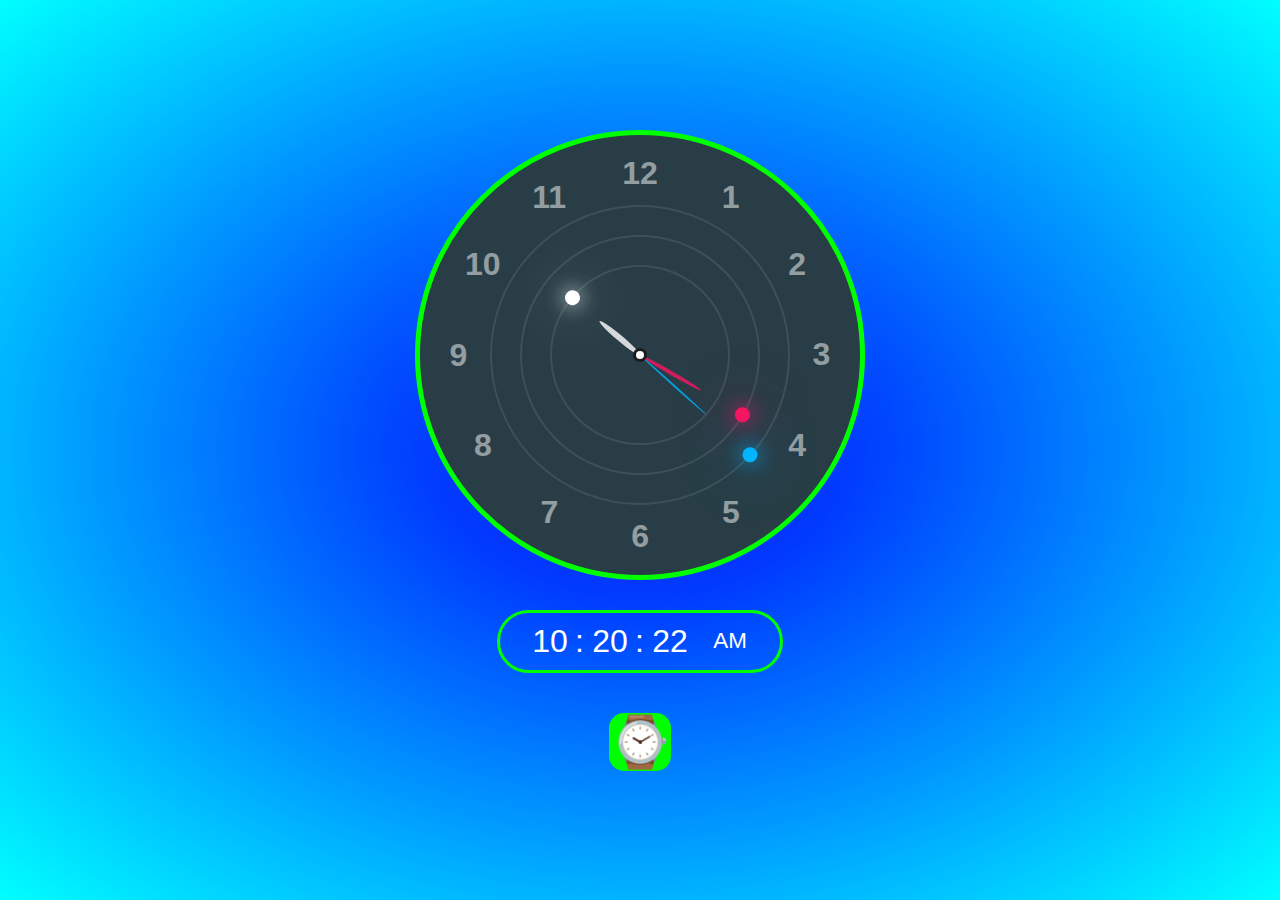
<file: analog.html>
<!DOCTYPE html>
<html lang="en">
<head>
    <meta charset="UTF-8">
    <meta name="viewport" content="width=device-width, initial-scale=1.0">
    <title>Analog</title>
    <link rel="stylesheet" href="analog.css">
</head>
<body>
    <div class="container">

        <div class="clock">

            <div class="circle" id="sc" style="--clr:#00b4ff"><i></i></div>
            <div class="circle circle2" id="mn" style="--clr:#f71561"><i></i></div>
            <div class="circle circle3" id="hr" style="--clr:#fff"><i></i></div>

            <span style="--i:1"><b>1</b></span>
            <span style="--i:2"><b>2</b></span>
            <span style="--i:3"><b>3</b></span>
            <span style="--i:4"><b>4</b></span>
            <span style="--i:5"><b>5</b></span>
            <span style="--i:6"><b>6</b></span>
            <span style="--i:7"><b>7</b></span>
            <span style="--i:8"><b>8</b></span>
            <span style="--i:9"><b>9</b></span>
            <span style="--i:10"><b>10</b></span>
            <span style="--i:11"><b>11</b></span>
            <span style="--i:12"><b>12</b></span>
        </div>

        <!---- Digital Clock ---->
        <div id="time">
            <div id="hours" style="--clr:#fff">00</div>
            <div id="minutes" style="--clr:#fff">00</div>
            <div id="seconds" style="--clr:#fff">00</div>
            <div id="ampm">AM</div>
        </div>

        <button class="log"><a href="./index.html">⌚</a></button>
    </div>

    <script src="analog.js"></script>
</body>
</html>
</file>
<file: analog.css>
* {
    margin: 0;
    padding: 0;
    box-sizing: border-box;
}

body {
    display: flex;
    justify-content: center;
    align-items: center;
    height: 100vh;
    background: radial-gradient( blue, aqua );
    font-family: Arial, Helvetica, sans-serif;
}

.container {
    position: relative;
    display: flex;
    flex-direction: column;
    justify-content: center;
    align-items: center;

}


/*** Analog Clock ***/
.clock {
    position: relative;
    width: 450px;
    height: 450px;
    background: #283d46;
    border: 5px solid #00ff01;
    border-radius: 50%;
    box-shadow: 0 0 50px #ffffff08;
    display: flex;
    justify-content: center;
    align-items: center;
    margin-bottom: 30px;

    & span {
        position: absolute;
        inset: 20px;
        color: #ffffff83;
        text-align: center;
        transform: rotate(calc(30deg*var(--i)));

        & b {
            font-size: 2em;
            font-weight: 600;
            display: inline-block;
            transform: rotate(calc(-30deg*var(--i)));
        }
    }

    &::before {
        content: '';
        position: absolute;
        width: 8px;
        height: 8px;
        border-radius: 50%;
        background: #ffffff;
        border: 3px solid #1c1c1e;
        z-index: 4;
    }
}

.circle {
    position: absolute;
    width: 300px;
    height: 300px;
    border: 2px solid rgba(255, 255, 255, 0.1);
    border-radius: 50%;
    display: flex;
    justify-content: center;
    align-items: flex-start;
    z-index: 3;

    & i {
        position: absolute;
        width: 6px;
        height: 50%;
        border-radius: 50%;
        background: var(--clr);
        opacity: 0.8;
        transform-origin: bottom;
        transform: scaleY(0.6);
    }

    &:nth-child(1) i {
        width: 2px;
    }

    &:nth-child(2) i {
        width: 4px;
    }

    &::before {
        content: '';
        position: absolute;
        width: 15px;
        height: 15px;
        border-radius: 50%;
        top: -8px;
        background: var(--clr);
        box-shadow: 0 0 20px var(--clr),
            0 0 60px var(--clr);
    }

}

.circle2 {
    width: 240px;
    height: 240px;
    z-index: 2;
}

.circle3 {
    width: 180px;
    height: 180px;
    z-index: 1;
}

.log {
    font-size: 50px;
    background-color: #00ff01;
    display: flex;
    justify-content: center;
    place-items: center;
    border: none;
    border-radius: 15px;
  }
  
  .log:hover {
    font-size: 70px;
    background-color: #69ee09;
  }
  
  a {
    text-decoration: none;
  }
/*** Digital Clock ***/

#time {
    margin-bottom: 40px;
    display: flex;
    padding: 10px 20px;
    font-size: 2em;
    font-weight: 600;
    border: 3px solid #00ff01;
    border-radius: 40px;

    & div {
        position: relative;
        width: 60px;
        text-align: center;
        font-weight: 500;
        color: var(--clr);

        &:nth-child(1)::after,
        &:nth-child(2)::after {
            content: ':';
            position: absolute;
            right: -4px;

        }

        &:nth-child(2)::after {
            animation: animate 1s steps(1) infinite;
        }

        &:last-child {
            font-size: 0.7em;
            display: flex;
            justify-content: center;
            align-items: center;
            color: #fff;
        }

    }
}

@keyframes animate {
    0% {
        opacity: 0;
    }

    50% {
        opacity: 1;
    }
}
</file>
